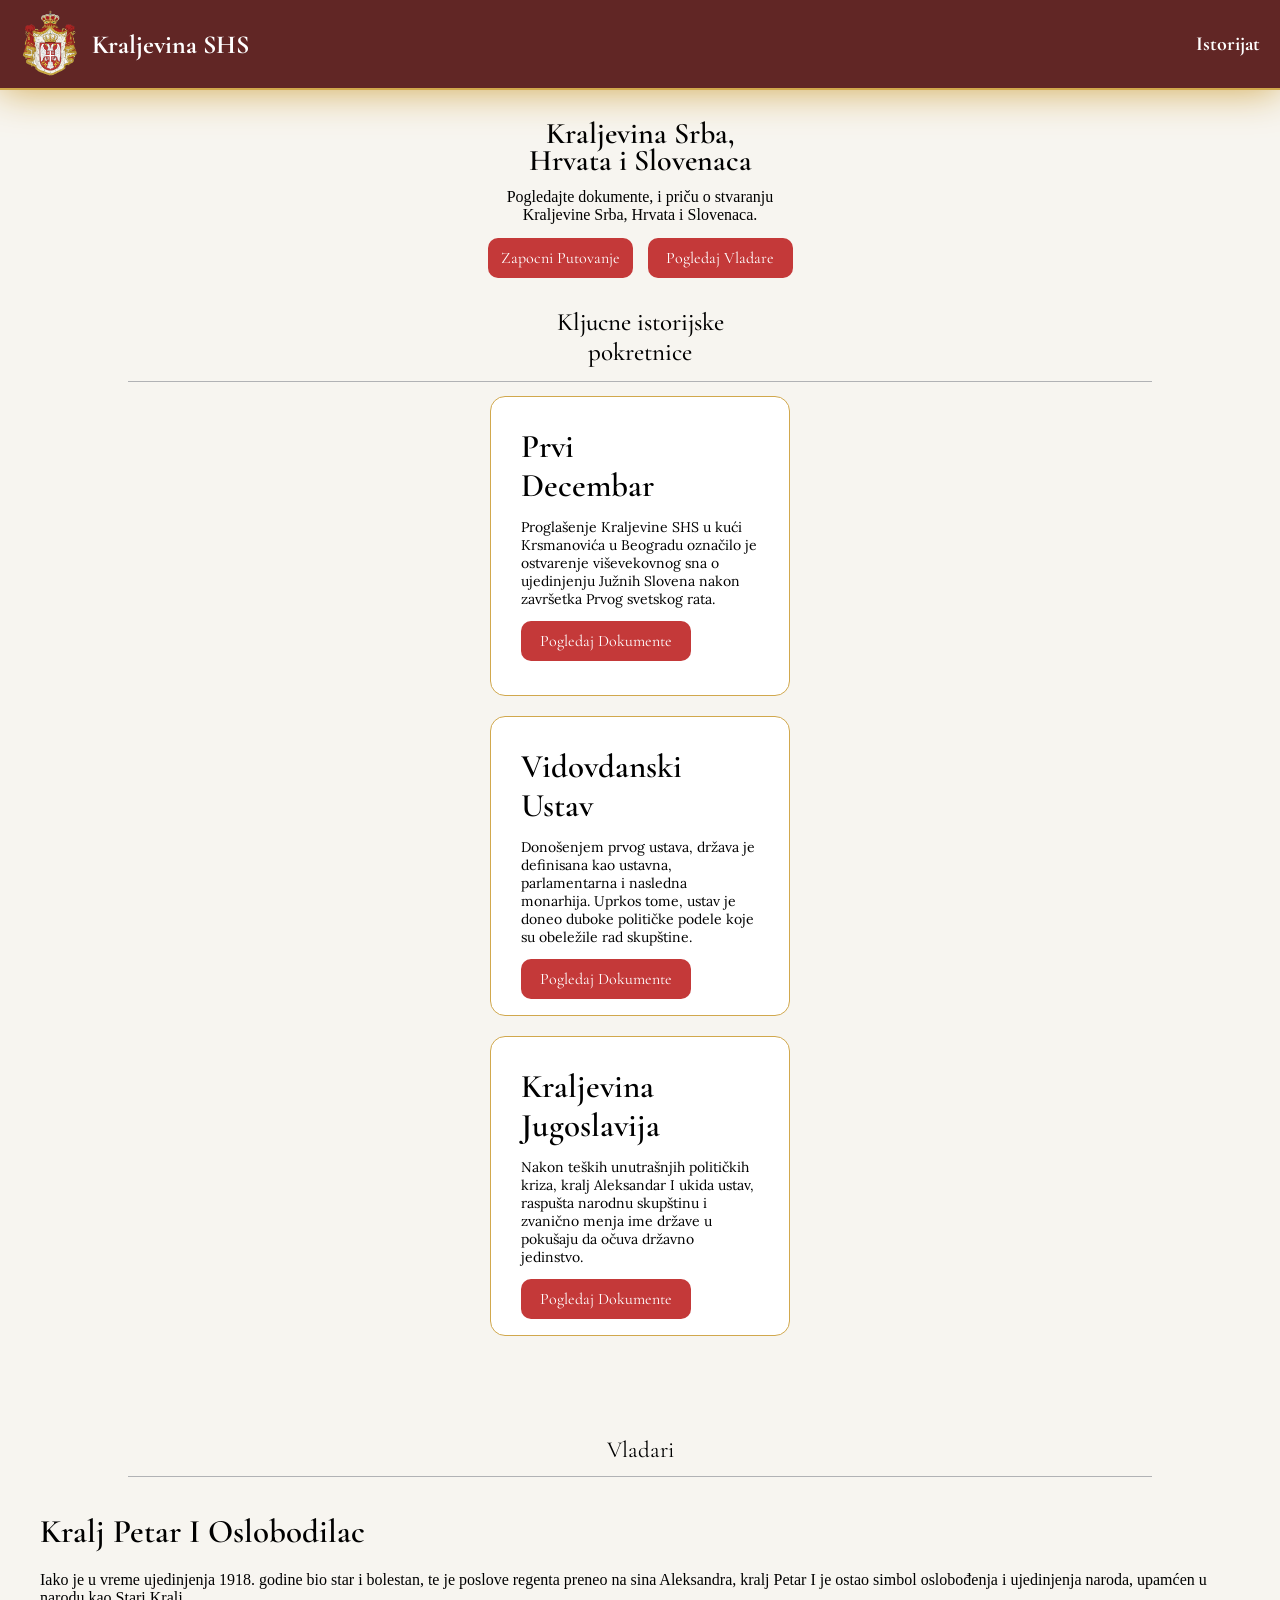
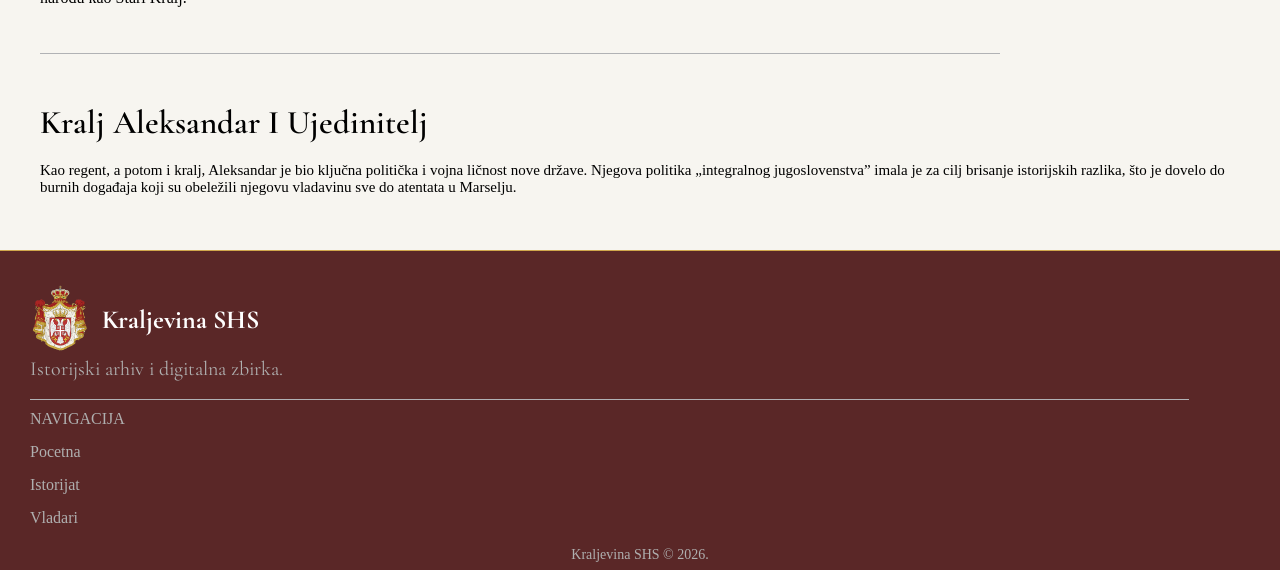
<file: index.html>
<html lang="en">

<head>
    <meta charset="UTF-8">
    <meta name="viewport" content="width=device-width, initial-scale=1.0">
    <title>Kraljevina SHS</title>
    <link rel="stylesheet" href="style.css">

    <link rel="preconnect" href="https://fonts.googleapis.com">
    <link rel="preconnect" href="https://fonts.gstatic.com" crossorigin>
    <link
        href="https://fonts.googleapis.com/css2?family=Cormorant+Garamond:ital,wght@0,300..700;1,300..700&display=swap"
        rel="stylesheet">


    <link rel="preconnect" href="https://fonts.googleapis.com">
    <link rel="preconnect" href="https://fonts.gstatic.com" crossorigin>
    <link href="https://fonts.googleapis.com/css2?family=Lora:ital,wght@0,400..700;1,400..700&display=swap"
        rel="stylesheet">

</head>

<body>

    <div class="navbar">
        <div class="logo">
            <img class="kshslogo" src="pics/KSHS4.png" alt="">
            <a href="#">

                <p class="logotxt">Kraljevina SHS</p>
            </a>
        </div>

        <a href="istorijat.html">
            <p class="ist">Istorijat</p>

        </a>

    </div>

    <div class="all">

        <div class="hero">
            <p class="tit">

                Kraljevina Srba, <br> Hrvata i Slovenaca
            </p>
            <p class="subtxt">Pogledajte dokumente, i priču o stvaranju <br> Kraljevine Srba, Hrvata i Slovenaca.</p>

            <div class="btnw">
                <a href="zapocni.html">

                    <button class="btnp">Zapocni Putovanje</button>
                </a>
                <a href="#sekcija-vladari">
                    <button class="btnv">Pogledaj Vladare</button>

                </a>
            </div>



            <p class="subtit">
                Kljucne istorijske <br> pokretnice
            </p>
            <!-- <div class="line"></div> -->
            <hr>

            <div class="middle">
                <div class="boxw">
                    <div class="box1">
                        <p class="boxtit">Prvi <br> Decembar</p>
                        <p class="boxsubtxt">Proglašenje Kraljevine SHS u kući Krsmanovića u Beogradu označilo je
                            ostvarenje viševekovnog sna o ujedinjenju Južnih Slovena nakon završetka Prvog svetskog
                            rata.</p>
                            <a href="prvidec.html">

                                <button class="btnbox1">Pogledaj Dokumente</button>
                            </a>

                    </div>
                    <div class="box2">
                        <p class="boxtit2">Vidovdanski Ustav</p>
                        <p class="boxsubtxt2">Donošenjem prvog ustava, država je definisana kao ustavna, parlamentarna i nasledna monarhija. Uprkos tome, ustav je doneo duboke političke podele koje su obeležile rad skupštine.</p>
                        <a href="vidustav.html">
                            <button class="btnbox2">Pogledaj Dokumente</button>

                        </a>

                    </div>
                    <div class="box3">
                            <p class="boxtit3">Kraljevina Jugoslavija</p>
                        <p class="boxsubtxt3">Nakon teških unutrašnjih političkih kriza, kralj Aleksandar I ukida ustav, raspušta narodnu skupštinu i zvanično menja ime države u pokušaju da očuva državno jedinstvo.</p>
                        <a href="kjug.html">

                            <button class="btnbox3">Pogledaj Dokumente</button>
                        </a>
                        
                    </div>
                </div>
            </div>

        </div>

        <div class="naslovw" id="sekcija-vladari">

            <a href="vladari">

                <p class="vtit">Vladari</p>
            </a>


        <hr class="hrvladari">
        </div>

        <div class="vladari">
            
            <div class="vladariw">
            
                <p class="vltit">Kralj Petar I Oslobodilac</p>
                <p class="vlsubtxt">Iako je u vreme ujedinjenja 1918. godine bio star i bolestan, te je poslove regenta preneo na sina Aleksandra, kralj Petar I je ostao simbol oslobođenja i ujedinjenja naroda, upamćen u narodu kao Stari Kralj.</p>
            </div>
            <br>

            <hr>

               <div class="vladariw">
            
                <p class="vltit">Kralj Aleksandar I Ujedinitelj</p>
                <p style="font-size: 15px;" class="vlsubtxt">Kao regent, a potom i kralj, Aleksandar je bio ključna politička i vojna ličnost nove države. Njegova politika „integralnog jugoslovenstva” imala je za cilj brisanje istorijskih razlika, što je dovelo do burnih događaja koji su obeležili njegovu vladavinu sve do atentata u Marselju.</p>
            </div>
        </div>


    </div> <br><br><br>


    <footer class="footerb">

              <div class="flogo">
            <img class="kshslogo" src="pics/KSHS4.png" alt="">
            <a href="#">
                <p class="logotxt">Kraljevina SHS</p>

            </a>
        </div>

        <p class="desc">Istorijski arhiv i digitalna zbirka.</p>
        <br>
        <hr style="width: 95%;">

        <div class="links">
            
            <p class="nav">NAVIGACIJA</p>
            <a href="#">
                <p class="nav">Pocetna</p>

            </a>
            
            <a href="istorijat.html">
                
                <p class="nav">Istorijat</p>
            </a>

            <a href="#sekcija-vladari">

                <p class="nav3">Vladari</p>
            </a>

        </div>
        <div class="copyw" style="display: flex;
    justify-content: center;
    align-items: center;">

            <p class="copy" style="    font-size: 14px;
    color: var(--subtxtfootercolor);">Kraljevina SHS © 2026.</p>
        </div>





    </footer>


</body>

</html>
</file>
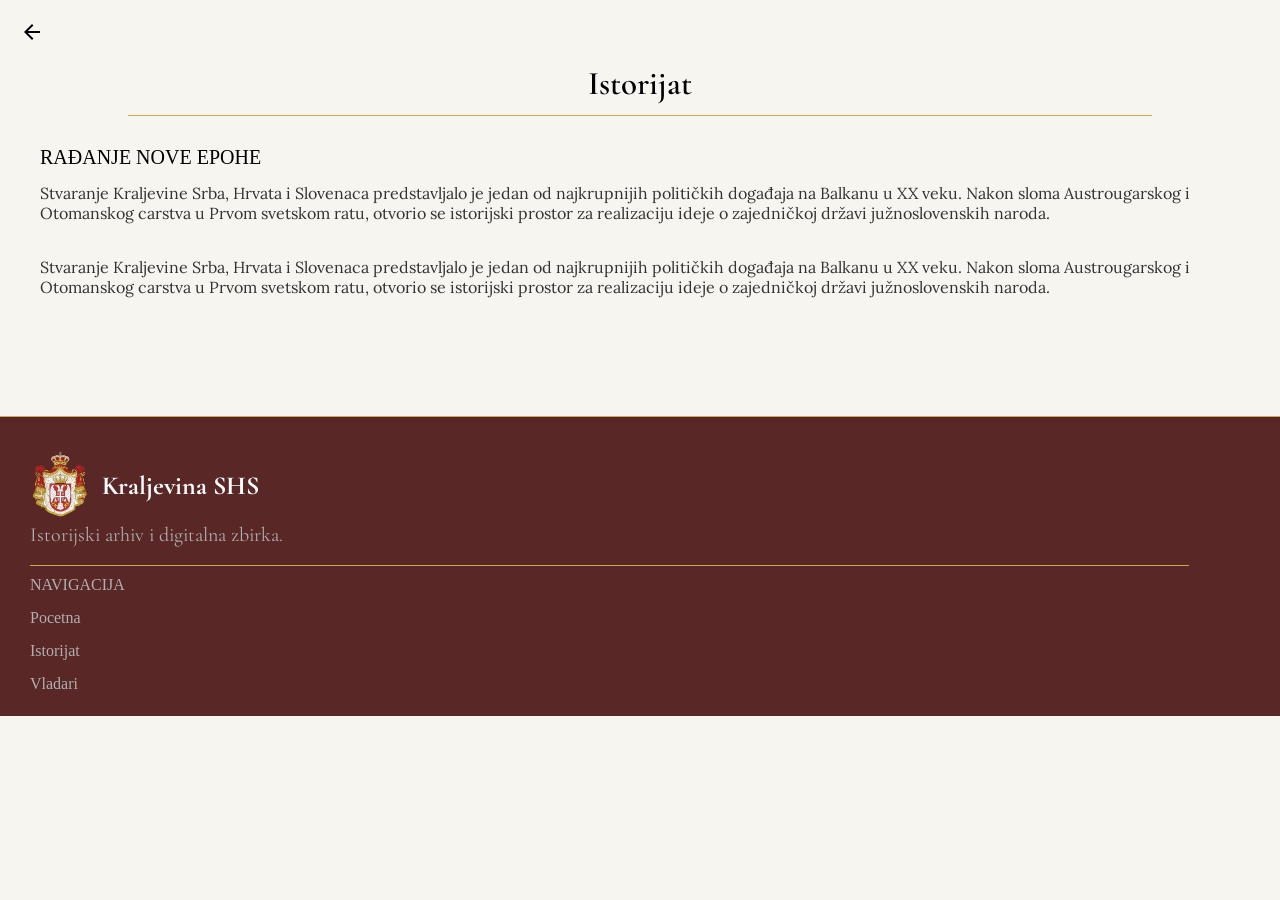
<file: istorijat.html>
<html lang="en">
<head>
    <meta charset="UTF-8">
    <meta name="viewport" content="width=device-width, initial-scale=1.0">
    <title>Prvi Decembar</title>
    <link rel="stylesheet" href="istorijat.css">

        <link rel="preconnect" href="https://fonts.googleapis.com">
    <link rel="preconnect" href="https://fonts.gstatic.com" crossorigin>
    <link
        href="https://fonts.googleapis.com/css2?family=Cormorant+Garamond:ital,wght@0,300..700;1,300..700&display=swap"
        rel="stylesheet">


    <link rel="preconnect" href="https://fonts.googleapis.com">
    <link rel="preconnect" href="https://fonts.gstatic.com" crossorigin>
    <link href="https://fonts.googleapis.com/css2?family=Lora:ital,wght@0,400..700;1,400..700&display=swap"
        rel="stylesheet">

</head>
<body>


        <div class="navbar">
        <div class="arrw">
            <a href="index.html">

                <img class="arr" src="pics/backarrow.svg" alt="">
            </a>
            
        </div>
        
    </div>

    <div class="naslovw">
    <p class="tit">Istorijat</p>
    <hr>
    </div>

    <div class="all">
        <div class="hero">

            <p class="tith">RAĐANJE NOVE EPOHE</p>
            <p class="subtxt">
                Stvaranje Kraljevine Srba, Hrvata i Slovenaca predstavljalo je jedan od najkrupnijih političkih događaja na Balkanu u XX veku. Nakon sloma Austrougarskog i Otomanskog carstva u Prvom svetskom ratu, otvorio se istorijski prostor za realizaciju ideje o zajedničkoj državi južnoslovenskih naroda.
            </p>

                <p class="subtxt2">
                    Stvaranje Kraljevine Srba, Hrvata i Slovenaca predstavljalo je jedan od najkrupnijih političkih događaja na Balkanu u XX veku. Nakon sloma Austrougarskog i Otomanskog carstva u Prvom svetskom ratu, otvorio se istorijski prostor za realizaciju ideje o zajedničkoj državi južnoslovenskih naroda.
                </p>
                

        </div>

    
    </div>





      <footer class="footerb">

              <div class="flogo">
            <img class="kshslogo" src="pics/KSHS4.png" alt="">
            <p class="logotxt">Kraljevina SHS</p>
        </div>

        <p class="desc">Istorijski arhiv i digitalna zbirka.</p>
        <br>
        <hr style="width: 95%;">

        <div class="links">
            
            <p class="nav">NAVIGACIJA</p>
            <a href="#">
                <p class="nav">Pocetna</p>

            </a>

            <a href="#">
                <p class="nav">Istorijat</p>

            </a>

            <a href="index.html">

                <p class="nav">Vladari</p>
            </a>

        </div>




    </footer>
    
</body>
</html>
</file>
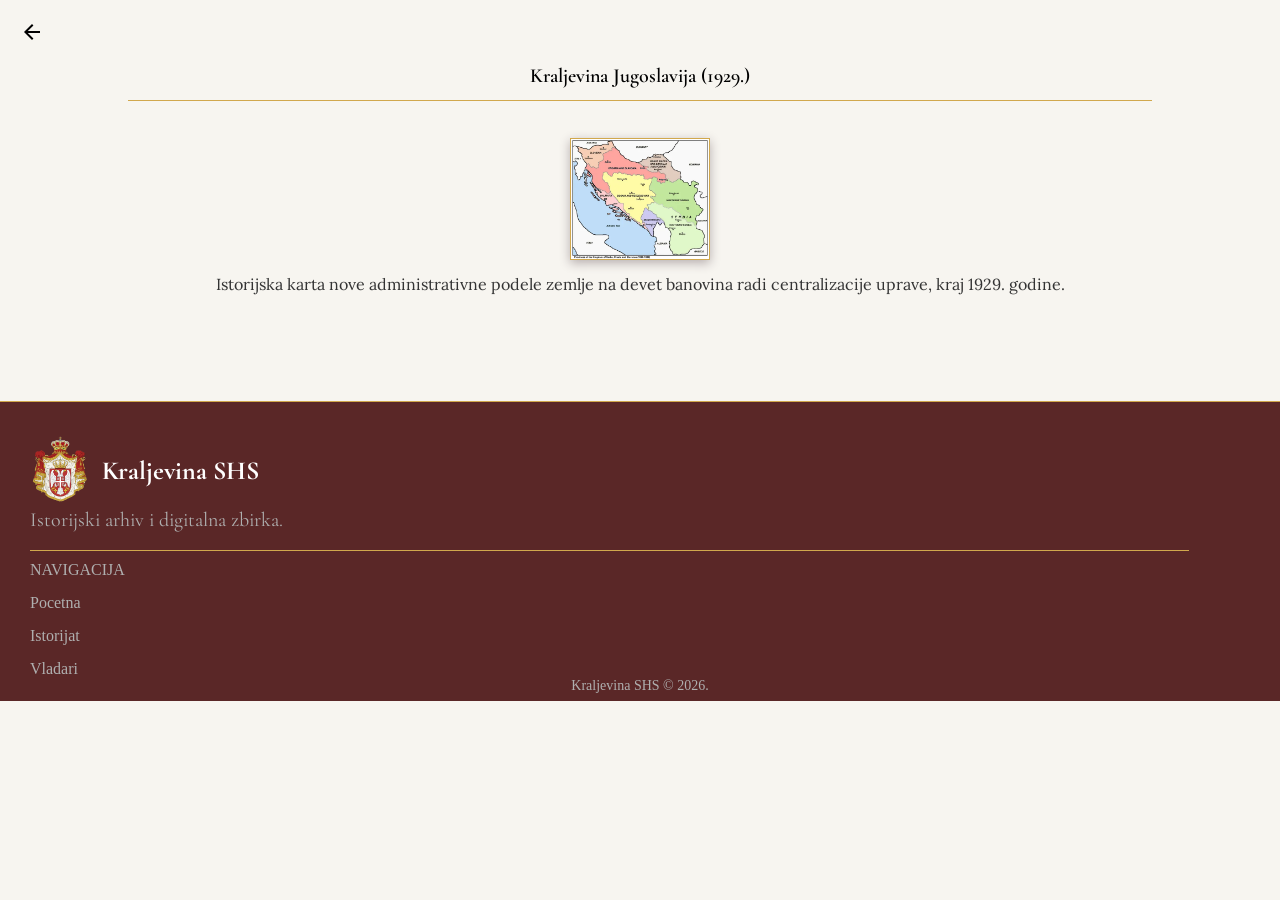
<file: kjug.html>
<html lang="en">
<head>
    <meta charset="UTF-8">
    <meta name="viewport" content="width=device-width, initial-scale=1.0">
    <title>Vidovdanski Ustav</title>
    <link rel="stylesheet" href="vidustav.css">



        <link rel="preconnect" href="https://fonts.googleapis.com">
    <link rel="preconnect" href="https://fonts.gstatic.com" crossorigin>
    <link
        href="https://fonts.googleapis.com/css2?family=Cormorant+Garamond:ital,wght@0,300..700;1,300..700&display=swap"
        rel="stylesheet">


    <link rel="preconnect" href="https://fonts.googleapis.com">
    <link rel="preconnect" href="https://fonts.gstatic.com" crossorigin>
    <link href="https://fonts.googleapis.com/css2?family=Lora:ital,wght@0,400..700;1,400..700&display=swap"
        rel="stylesheet">

</head>
<body>


        <div class="navbar">
        <div class="arrw">
            <a href="index.html">

                <img class="arr" src="pics/backarrow.svg" alt="">
            </a>
            
        </div>
        
    </div>

    <div class="naslovw">
    <p class="tit">Kraljevina Jugoslavija (1929.)</p>
    <hr>
    </div>

    <div class="all">
        <div class="hero">
            <img src="pics/Kraljevina Jugoslavija.webp" alt="" class="documenttwo">

            <p class="subtxt">
                Istorijska karta nove administrativne podele zemlje na devet banovina radi centralizacije uprave, kraj 1929. godine.
            </p>

            

        </div>

    
    </div>





      <footer class="footerb">

              <div class="flogo">
            <img class="kshslogo" src="pics/KSHS4.png" alt="">
            <p class="logotxt">Kraljevina SHS</p>
        </div>

        <p class="desc">Istorijski arhiv i digitalna zbirka.</p>
        <br>
        <hr style="width: 95%;">

        <div class="links">
            
            <p class="nav">NAVIGACIJA</p>
            <a href="#">
                <p class="nav">Pocetna</p>

            </a>
               <a href="istorijat.html">
                
                <p class="nav">Istorijat</p>
            </a>
            <a href="index.html">

                <p class="nav">Vladari</p>
            </a>

        </div>


        <div class="copyw" style="display: flex;
    justify-content: center;
    align-items: center;">

            <p class="copy" style="    font-size: 14px;
    color: var(--subtxtfootercolor);">Kraljevina SHS © 2026.</p>
        </div>

    </footer>
    
</body>
</html>
</file>
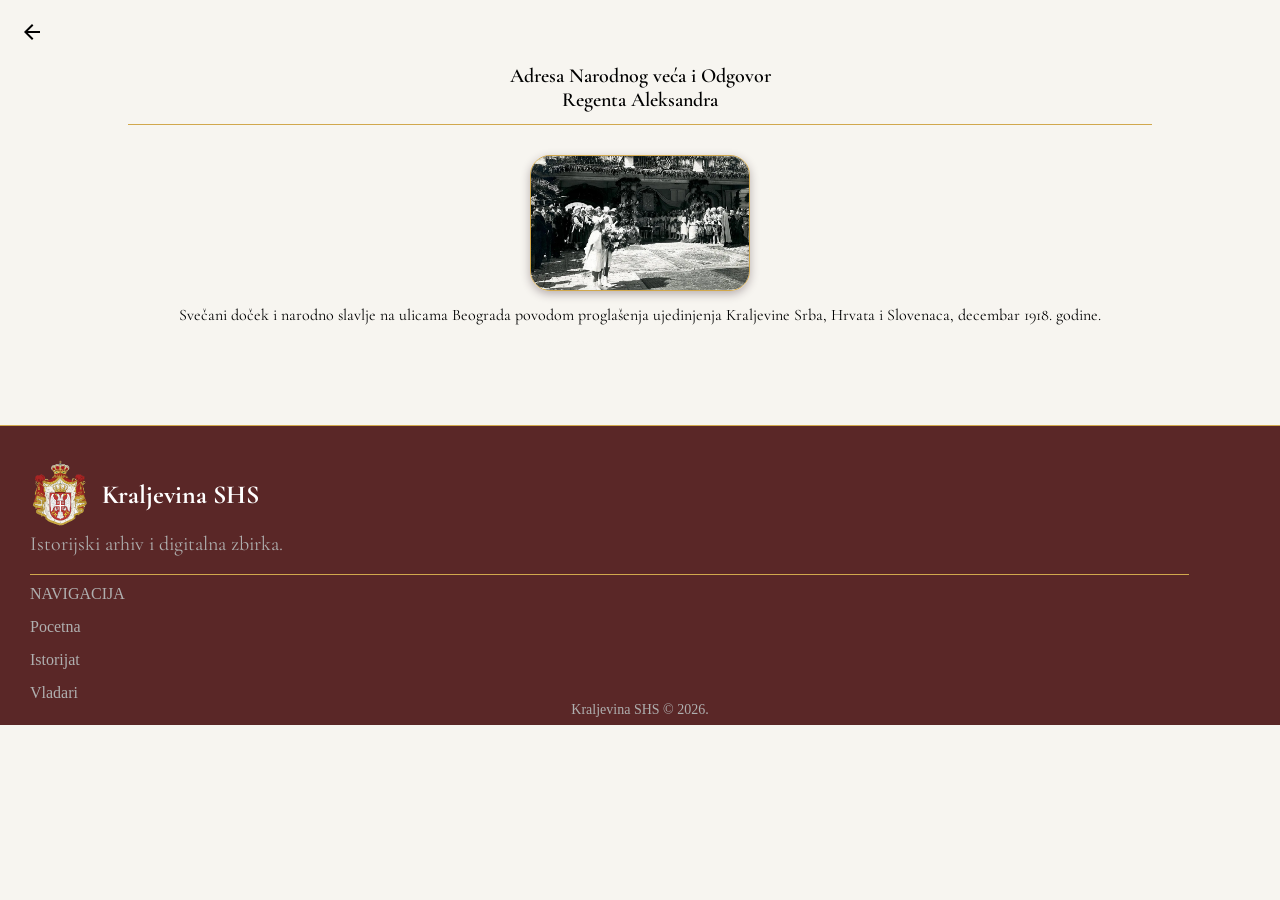
<file: prvidec.html>
<html lang="en">
<head>
    <meta charset="UTF-8">
    <meta name="viewport" content="width=device-width, initial-scale=1.0">
    <title>Prvi Decembar</title>
    <link rel="stylesheet" href="prvidec.css">

        <link rel="preconnect" href="https://fonts.googleapis.com">
    <link rel="preconnect" href="https://fonts.gstatic.com" crossorigin>
    <link
        href="https://fonts.googleapis.com/css2?family=Cormorant+Garamond:ital,wght@0,300..700;1,300..700&display=swap"
        rel="stylesheet">


    <link rel="preconnect" href="https://fonts.googleapis.com">
    <link rel="preconnect" href="https://fonts.gstatic.com" crossorigin>
    <link href="https://fonts.googleapis.com/css2?family=Lora:ital,wght@0,400..700;1,400..700&display=swap"
        rel="stylesheet">

</head>
<body>


        <div class="navbar">
        <div class="arrw">
            <a href="index.html">

                <img class="arr" src="pics/backarrow.svg" alt="">
            </a>
            
        </div>
        
    </div>

    <div class="naslovw">
    <p class="tit">Adresa Narodnog veća i Odgovor <br> Regenta Aleksandra</p>
    <hr>
    </div>

    <div class="all">
        <div class="hero">
            <img class="dokumentone" src="pics/dokument1.webp" alt="">
            <p class="subtxt">Svečani doček i narodno slavlje na ulicama Beograda povodom proglašenja ujedinjenja Kraljevine Srba, Hrvata i Slovenaca, decembar 1918. godine.</p>
        </div>
    </div>





      <footer class="footerb">

              <div class="flogo">
            <img class="kshslogo" src="pics/KSHS4.png" alt="">
            <p class="logotxt">Kraljevina SHS</p>
        </div>

        <p class="desc">Istorijski arhiv i digitalna zbirka.</p>
        <br>
        <hr style="width: 95%;">

        <div class="links">
            
            <p class="nav">NAVIGACIJA</p>
            <a href="#">
                <p class="nav">Pocetna</p>

            </a>
           <a href="istorijat.html">
                
                <p class="nav">Istorijat</p>
            </a>
            <a href="index.html">

                <p class="nav">Vladari</p>
            </a>

        </div>

                <div class="copyw" style="display: flex;
    justify-content: center;
    align-items: center;">

            <p class="copy" style="    font-size: 14px;
    color: var(--subtxtfootercolor);">Kraljevina SHS © 2026.</p>
        </div>




    </footer>
    
</body>
</html>
</file>
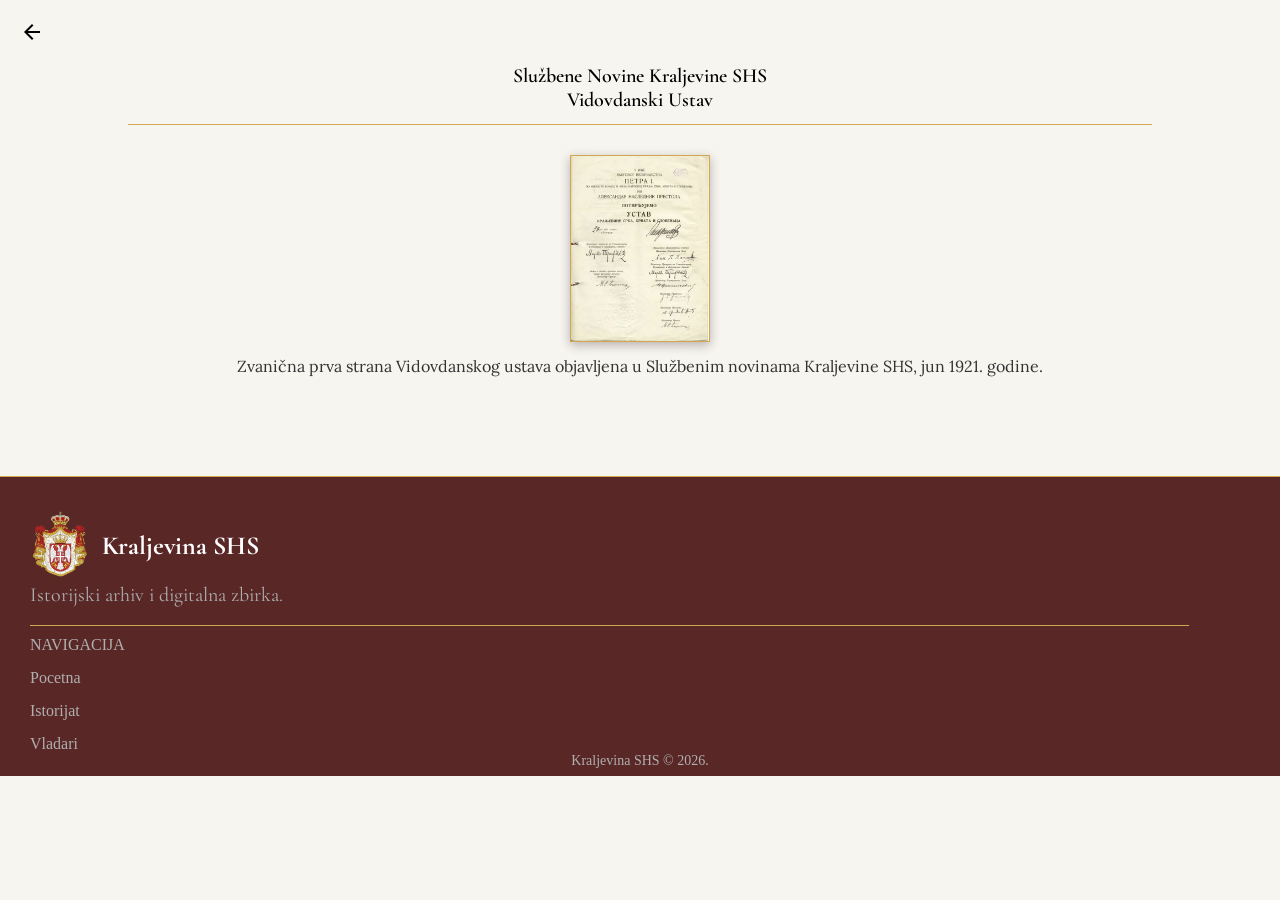
<file: vidustav.html>
<html lang="en">
<head>
    <meta charset="UTF-8">
    <meta name="viewport" content="width=device-width, initial-scale=1.0">
    <title>Vidovdanski Ustav</title>
    <link rel="stylesheet" href="vidustav.css">



        <link rel="preconnect" href="https://fonts.googleapis.com">
    <link rel="preconnect" href="https://fonts.gstatic.com" crossorigin>
    <link
        href="https://fonts.googleapis.com/css2?family=Cormorant+Garamond:ital,wght@0,300..700;1,300..700&display=swap"
        rel="stylesheet">


    <link rel="preconnect" href="https://fonts.googleapis.com">
    <link rel="preconnect" href="https://fonts.gstatic.com" crossorigin>
    <link href="https://fonts.googleapis.com/css2?family=Lora:ital,wght@0,400..700;1,400..700&display=swap"
        rel="stylesheet">

</head>
<body>


        <div class="navbar">
        <div class="arrw">
            <a href="index.html">

                <img class="arr" src="pics/backarrow.svg" alt="">
            </a>
            
        </div>
        
    </div>

    <div class="naslovw">
    <p class="tit">Službene Novine Kraljevine SHS <br> Vidovdanski Ustav</p>
    <hr>
    </div>

    <div class="all">
        <div class="hero">
            <img src="pics/Vidovdanski ustav.webp" alt="" class="documenttwo">

            <p class="subtxt">
                Zvanična prva strana Vidovdanskog ustava objavljena u Službenim novinama Kraljevine SHS, jun 1921. godine.
            </p>

            

        </div>

    
    </div>





      <footer class="footerb">

              <div class="flogo">
            <img class="kshslogo" src="pics/KSHS4.png" alt="">
            <p class="logotxt">Kraljevina SHS</p>
        </div>

        <p class="desc">Istorijski arhiv i digitalna zbirka.</p>
        <br>
        <hr style="width: 95%;">

        <div class="links">
            
            <p class="nav">NAVIGACIJA</p>
            <a href="#">
                <p class="nav">Pocetna</p>

            </a>
             <a href="istorijat.html">
                
                <p class="nav">Istorijat</p>
            </a>
            <a href="index.html">

                <p class="nav">Vladari</p>
            </a>

        </div>


        <div class="copyw" style="display: flex;
    justify-content: center;
    align-items: center;">

            <p class="copy" style="    font-size: 14px;
    color: var(--subtxtfootercolor);">Kraljevina SHS © 2026.</p>
        </div>

    </footer>
    
</body>
</html>
</file>
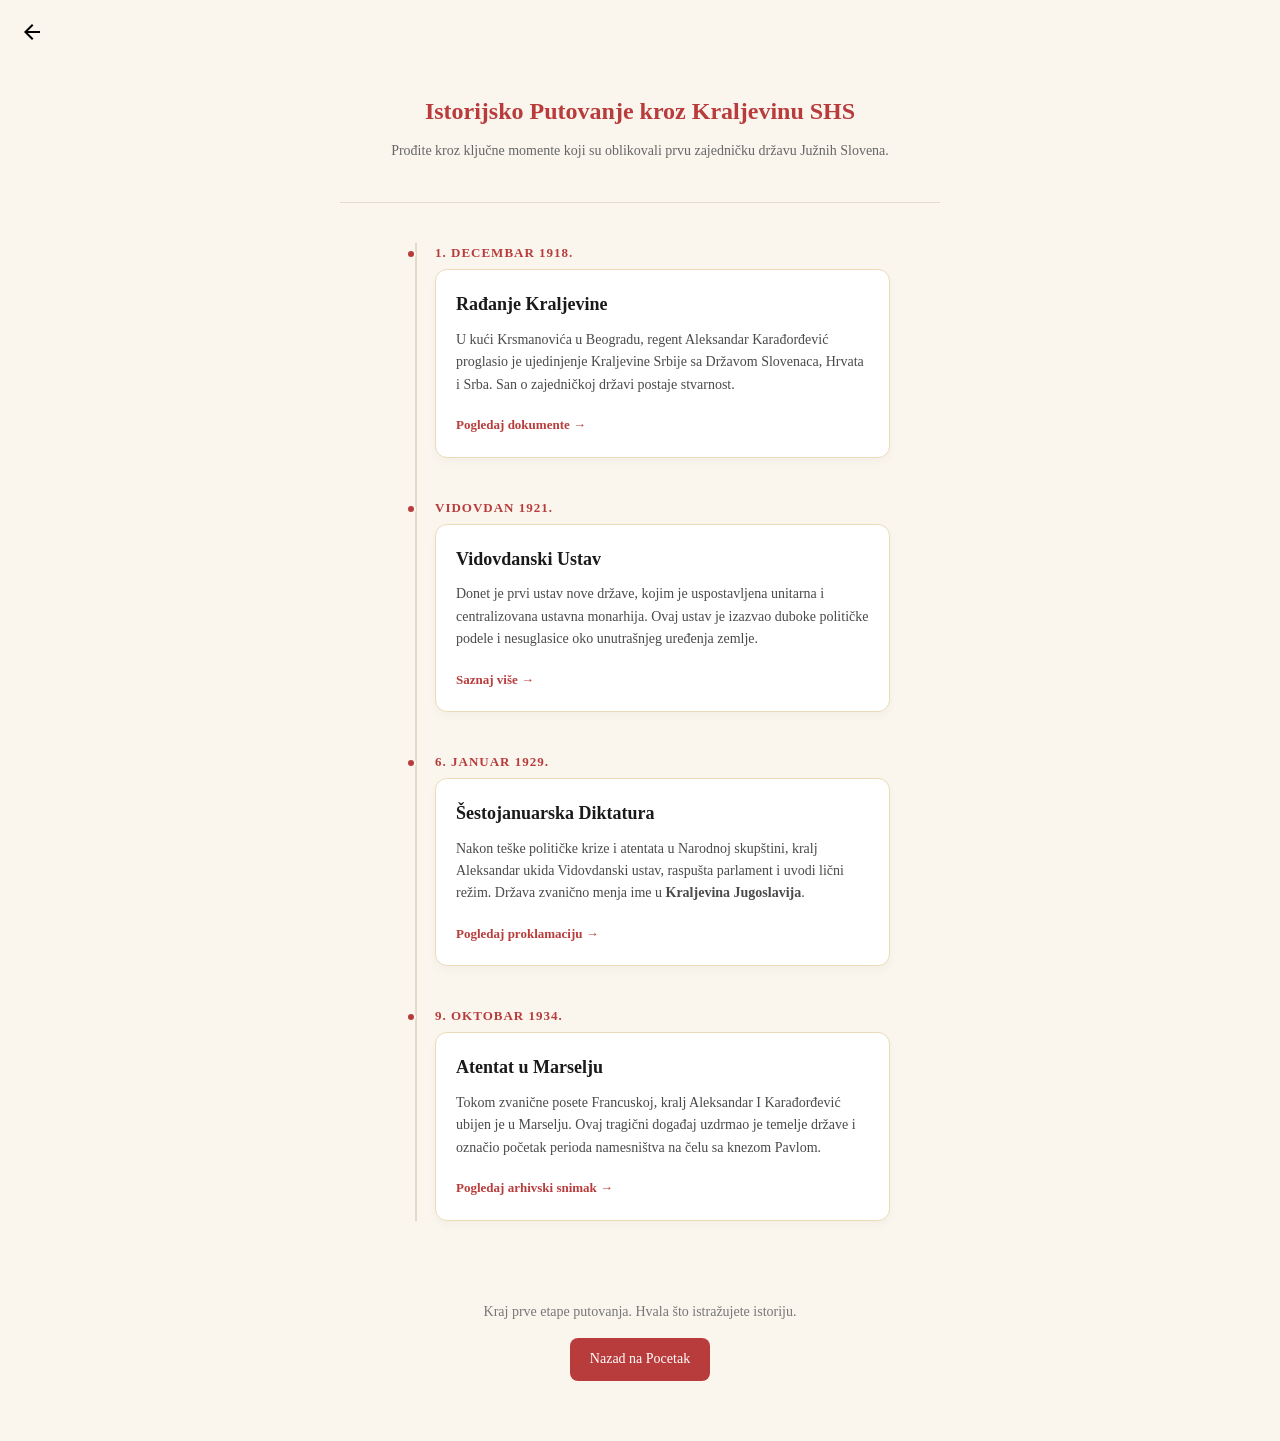
<file: zapocni.html>
<!DOCTYPE html>
<html lang="sr">
<head>
    <meta charset="UTF-8">
    <meta name="viewport" content="width=device-width, initial-scale=1.0">
    <title>Kraljevina SHS - Istorijsko Putovanje</title>
    <link rel="stylesheet" href="zapocni.css">
</head>
<body>

    <div class="navbar">
        <div class="arrw">
            <a href="index.html">

                <img class="arr" src="pics/backarrow.svg" alt="">
            </a>
            
        </div>
        
    </div>

    <header class="putovanje-header">
        <h1>Istorijsko Putovanje kroz Kraljevinu SHS</h1>
        <p>Prođite kroz ključne momente koji su oblikovali prvu zajedničku državu Južnih Slovena.</p>
    </header>

    <main class="timeline-container">
        <div class="timeline-line"></div>

        <div class="timeline-item">
            <div class="timeline-dot"></div>
            <div class="timeline-date">1. Decembar 1918.</div>
            <div class="timeline-content">
                <h2>Rađanje Kraljevine</h2>
                <p>U kući Krsmanovića u Beogradu, regent Aleksandar Karađorđević proglasio je ujedinjenje Kraljevine Srbije sa Državom Slovenaca, Hrvata i Srba. San o zajedničkoj državi postaje stvarnost.</p>
                <a href="#" class="procitaj-vise">Pogledaj dokumente →</a>
            </div>
        </div>

        <div class="timeline-item">
            <div class="timeline-dot"></div>
            <div class="timeline-date">Vidovdan 1921.</div>
            <div class="timeline-content">
                <h2>Vidovdanski Ustav</h2>
                <p>Donet je prvi ustav nove države, kojim je uspostavljena unitarna i centralizovana ustavna monarhija. Ovaj ustav je izazvao duboke političke podele i nesuglasice oko unutrašnjeg uređenja zemlje.</p>
                <a href="#" class="procitaj-vise">Saznaj više →</a>
            </div>
        </div>

        <div class="timeline-item">
            <div class="timeline-dot"></div>
            <div class="timeline-date">6. Januar 1929.</div>
            <div class="timeline-content">
                <h2>Šestojanuarska Diktatura</h2>
                <p>Nakon teške političke krize i atentata u Narodnoj skupštini, kralj Aleksandar ukida Vidovdanski ustav, raspušta parlament i uvodi lični režim. Država zvanično menja ime u <strong>Kraljevina Jugoslavija</strong>.</p>
                <a href="#" class="procitaj-vise">Pogledaj proklamaciju →</a>
            </div>
        </div>

        <div class="timeline-item">
            <div class="timeline-dot"></div>
            <div class="timeline-date">9. Oktobar 1934.</div>
            <div class="timeline-content">
                <h2>Atentat u Marselju</h2>
                <p>Tokom zvanične posete Francuskoj, kralj Aleksandar I Karađorđević ubijen je u Marselju. Ovaj tragični događaj uzdrmao je temelje države i označio početak perioda namesništva na čelu sa knezom Pavlom.</p>
                <a href="#" class="procitaj-vise">Pogledaj arhivski snimak →</a>
            </div>
        </div>
    </main>

 

   <footer class="putovanje-footer">
        <p>Kraj prve etape putovanja. Hvala što istražujete istoriju.</p>
        <a href="index.html" class="btn-home">Nazad na Pocetak</a>
    </footer>
    
</body>
</html>
</file>
<file: style.css>
*{
    margin: 0;
    padding: 0;
    box-sizing: border-box;
    -webkit-tap-highlight-color: transparent;
}

html{
    scroll-behavior: smooth;
}

body{
    min-height: 100vh;
    background-color: #f7f5f0;
}


:root {
    --garamond: "Cormorant Garamond", serif;
    --crvenadugmad: #c43939;
    --btnactive: #ba1c1c;
    --linecolor: #B1B2B5;
    --subtxtfont: 'Lora', serif;
    --subtxtfootercolor: #afafaf;
    --zlatna: #d1a84d;

}

a{
    font-style: none;
    text-decoration: none;
    color: inherit;
}



.navbar{
    padding: 20px;
    width: 100%;
    height: 90px;
    /* background-color: #1b1919; */
    background-color: #460000d8;
    /* background-color: #820e0ed5; */

    border-bottom: 2px solid #d1a84d;

    display: flex;
    justify-content: space-between;
    align-items: center;
    box-shadow: 0 0 40px #d1a84d;

    -webkit-backdrop-filter: blur(24px);
    backdrop-filter: blur(24px);

    position: fixed;
    top: 0;
    right: 0;
    left: 0;

}

.logo{
    display: flex;
    justify-content: center;
    align-items: center;

    gap: 12px;
}

.kshslogo{
    width: 60px;

}

.logotxt{
    font-size: 26px;
    font-family: "Cormorant Garamond", serif;
    font-weight: 700;
    color: #ffff;

}

.ist{
    font-family: var(--garamond);
    color: #ffff;
    font-weight: 700;
    font-size: 20px;
}

.hero{
    margin-top: 120px;
    min-height: 30vh;
    display: flex;
    justify-content: center;
    align-items: center;
    flex-direction: column;
    gap: 14px;

}

.tit{
    font-size: 30px;
    font-family: var(--garamond);

    text-align: center;
    /* max-width: 180px;
    word-break: break-all; */
    font-weight: 600;

    line-height: 27px;
}

.subtxt{
    text-align: center;

}

.btnw{
    display: flex;
    justify-content: center;
    align-items: center;

    gap: 15px;
    margin-bottom: 15px;
}

.btnp{
    width: 145px;
    height: 40px;
    border-radius: 10px;
    border: none;
    background-color: var(--crvenadugmad);
    color: #ffff;
    font-family: var(--garamond);
    font-size: 16px;

    transition: all 0.2s ease;
}

.btnp:active{
    background-color: var(--btnactive);
}

.btnv{
    width: 145px;
    height: 40px;
    border-radius: 10px;
    border: none;
    background-color: var(--crvenadugmad);
    color: #ffff;
    font-family: var(--garamond);
    font-size: 16px;

    transition: all 0.2s ease;

}

.btnv:active{
    background-color: var(--btnactive);
}

.subtit{
    text-align: center;
    font-family: var(--garamond);
    font-size: 25px;
    font-weight: 500;
}

.line{
    width: 305px;
    height: 1px;
    background-color: var(--linecolor);
}

hr{
    width: 80%;
    height: 1px;
    border: none;
    background-color: var(--linecolor);
}

.middle{
    display: flex;
    flex-direction: column;
    justify-content: center;
    align-items: center;

    gap: 20px;

}

.boxw{
    display: flex;
    flex-direction: column;
    justify-content: center;
    align-items: center;

    gap: 20px;
    
}

.box1{
    display: flex;
    flex-direction: column;
    padding: 30px;
    /* ili 20px - odluci posle */
    width: 300px;
    height: 300px;
    background-color: #ffff;
    border-radius: 15px;
    gap: 13px;
}

.boxsubtxt{
    font-family: var(--subtxtfont);
}

.boxtit{
    font-family: var(--garamond);
    font-weight: 600;
    font-size: 33px;
}

.boxsubtxt{
    font-size: 14px;
    font-family: var(--subtxtfont);
}

.btnbox1{
    width: 170px;
    height: 40px;
    border-radius: 10px;
    border: none;
    background-color: var(--crvenadugmad);
    color: #ffff;
    font-family: var(--garamond);
    font-size: 16px;
}

.box2{
    display: flex;
    flex-direction: column;
    padding: 30px;
    /* ili 20px - odluci posle */
    width: 300px;
    height: 300px;
    background-color: #ffff;
    border-radius: 15px;
    gap: 13px;
}



.boxtit2{
    font-family: var(--garamond);
    font-weight: 600;
    font-size: 33px;
}

.boxsubtxt2{
    font-size: 14px;
    font-family: var(--subtxtfont);
}

.btnbox2{
    width: 170px;
    height: 40px;
    border-radius: 10px;
    border: none;
    background-color: var(--crvenadugmad);
    color: #ffff;
    font-family: var(--garamond);
    font-size: 16px;
    flex-shrink: 0;

}

.box3{
    display: flex;
    flex-direction: column;
    padding: 30px;
    /* ili 20px - odluci posle */
    width: 300px;
    height: 300px;
    background-color: #ffff;
    border-radius: 15px;
    gap: 13px;
}

.box1, .box2, .box3{
    border: 1px solid var(--zlatna);
}

.btnbox1, .btnbox2, .btnbox3{
    transition: all 0.2s ease;
}

.btnbox1:active, .btnbox2:active, .btnbox3:active{
    background-color: var(--btnactive);
}


.boxtit3{
    font-family: var(--garamond);
    font-weight: 600;
    font-size: 33px;
}

.boxsubtxt3{
    font-size: 14px;
    font-family: var(--subtxtfont);
}

.btnbox3{
    width: 170px;
    height: 40px;
    border-radius: 10px;
    border: none;
    background-color: var(--crvenadugmad);
    color: #ffff;
    font-family: var(--garamond);
    font-size: 16px;
    flex-shrink: 0;

}

.naslovw{
    padding-top: 100px;
    display: flex;
    flex-direction: column;
    justify-content: center;
    align-items: center;
    gap: 12px;
}

.vtit{
    font-size: 23px;
    font-family: var(--garamond);
}


.vladari{
    padding: 0 40px;
    min-height: 20vh;
    display: flex;
    flex-direction: column;
    gap: 14px;

}

.vltit{
    font-size: 33px;
    font-family: var(--garamond);
    font-weight: 600;
}

.hrvladari{
    width: 80%;
    height: 1px;
    border: none;
    background-color: var(--linecolor);
}

.vladariw{
    margin-top: 35px;
    display: flex;
    flex-direction: column;
    text-align: left;
    gap: 20px;
}

.footerb{
    border-top: 1px solid var(--zlatna);
    padding: 30px;
    width: 100%;
    height: 320px;
    background-color: #3f0404d9;


}

.flogo{
    display: flex;
    justify-content: left;
    align-items: center;

    gap: 12px;
}

.desc{
    font-family: var(--garamond);
    color: var(--subtxtfootercolor);
    font-size: 20px;
}

.links{
    margin-top: 10px;
    display: flex;
    flex-direction: column;
    gap: 15px;
    color: var(--subtxtfootercolor);

}

.nav3{
    margin-bottom: 20px;
}

.copyw{
    display: flex;
    justify-content: center;
    align-items: center;
}

.copy{
    font-size: 14px;
    color: var(--subtxtfootercolor);
}
</file>
<file: istorijat.css>
*{
    margin: 0;
    padding: 0;
    box-sizing: border-box;
    -webkit-tap-highlight-color: transparent;
}

html{
    scroll-behavior: smooth;
}

body{
    min-height: 100vh;
    background-color: #f7f5f0;
}


:root {
    --garamond: "Cormorant Garamond", serif;
    --crvenadugmad: #c43939;
    --btnactive: #ba1c1c;
    --linecolor: #B1B2B5;
    --subtxtfont: 'Lora', serif;
    --subtxtfootercolor: #afafaf;
    --zlatna: #d1a84d;
    --subtxtcolor: #333333;
}

a{
    font-style: none;
    text-decoration: none;
    color: inherit;
}

.navbar{
  
    /* background-color: #1b1919; */
    /* background-color: #460000d8; */
    /* background-color: #820e0ed5; */


    display: flex;
    justify-content: space-between;
    align-items: center;
    padding: 20px;


 

}

.all{
    display: flex;
    justify-content: center;
    align-items: center;
    flex-direction: column;
}

.hero{
    padding: 0 40px;
    margin-top: 30px;
    min-height: 30vh;
    display: flex;
    /* justify-content: center;
    align-items: center; */
    flex-direction: column;
    gap: 14px;
}

hr{
    width: 80%;
    height: 1px;
    border: none;
    background-color: var(--zlatna);
}

.naslovw{
    display: flex;
    flex-direction: column;
    justify-content: center;
    align-items: center;
    gap: 12px;
}


.tit{
    text-align: center;
    font-family: var(--garamond);
    font-size: 33px;
    font-weight: 600;
}

.tith{
    font-size: 20px;
    text-align: left;
}


.subtxt{
    text-align: left;
    font-size: 16px;
    font-family: var(--subtxtfont);
    color: var(--subtxtcolor);
}

.subtxt2{
    margin-top: 20px;
    text-align: left;
    font-size: 16px;
    font-family: var(--subtxtfont);
    color: var(--subtxtcolor);
    margin-bottom: 100px;
}



.footerb{
    border-top: 1px solid var(--zlatna);
    padding: 30px;
    width: 100%;
    height: 300px;
    background-color: #3f0404d9;


}

.flogo{
    display: flex;
    justify-content: left;
    align-items: center;

    gap: 12px;
}

.kshslogo{
    width: 60px;

}

.logotxt{
    font-size: 26px;
    font-family: var(--garamond);
    font-weight: 700;
    color: #ffff;

}

.desc{
    font-family: var(--garamond);
    color: var(--subtxtfootercolor);
    font-size: 20px;
}

.links{
    margin-top: 10px;
    display: flex;
    flex-direction: column;
    gap: 15px;
    color: var(--subtxtfootercolor);

}
</file>
<file: vidustav.css>
*{
    margin: 0;
    padding: 0;
    box-sizing: border-box;
    -webkit-tap-highlight-color: transparent;
}

html{
    scroll-behavior: smooth;
}

body{
    min-height: 100vh;
    background-color: #f7f5f0;
}


:root {
    --garamond: "Cormorant Garamond", serif;
    --crvenadugmad: #c43939;
    --btnactive: #ba1c1c;
    --linecolor: #B1B2B5;
    --subtxtfont: 'Lora', serif;
    --subtxtfootercolor: #afafaf;
    --zlatna: #d1a84d;
    --subtxtcolor: #333333;
}

a{
    font-style: none;
    text-decoration: none;
    color: inherit;
}

.navbar{
  
    /* background-color: #1b1919; */
    /* background-color: #460000d8; */
    /* background-color: #820e0ed5; */


    display: flex;
    justify-content: space-between;
    align-items: center;
    padding: 20px;


 

}

.all{
    display: flex;
    justify-content: center;
    align-items: center;
    flex-direction: column;
}

.hero{
    padding: 0 40px;
    margin-top: 30px;
    min-height: 30vh;
    display: flex;
    justify-content: center;
    align-items: center;
    flex-direction: column;
    gap: 14px;
}


.documenttwo{
    border: 1px solid var(--zlatna);
    width: 140px;
    box-shadow: 0px 3px 10px #b5adad;
}

hr{
    width: 80%;
    height: 1px;
    border: none;
    background-color: var(--zlatna);
}

.naslovw{
    display: flex;
    flex-direction: column;
    justify-content: center;
    align-items: center;
    gap: 12px;
}


.tit{
    text-align: center;
    font-family: var(--garamond);
    font-size: 20px;
    font-weight: 600;
}

.tith{
    font-size: 20px;
    text-align: left;
}


.subtxt{
    text-align: left;
    font-size: 16px;
    font-family: var(--subtxtfont);
    color: var(--subtxtcolor);
    margin-bottom: 100px;
}





.footerb{
    border-top: 1px solid var(--zlatna);
    padding: 30px;
    width: 100%;
    height: 300px;
    background-color: #3f0404d9;


}

.flogo{
    display: flex;
    justify-content: left;
    align-items: center;

    gap: 12px;
}

.kshslogo{
    width: 60px;

}

.logotxt{
    font-size: 26px;
    font-family: var(--garamond);
    font-weight: 700;
    color: #ffff;

}

.desc{
    font-family: var(--garamond);
    color: var(--subtxtfootercolor);
    font-size: 20px;
}

.links{
    margin-top: 10px;
    display: flex;
    flex-direction: column;
    gap: 15px;
    color: var(--subtxtfootercolor);

}
</file>
<file: prvidec.css>
*{
    margin: 0;
    padding: 0;
    box-sizing: border-box;
    -webkit-tap-highlight-color: transparent;
}

html{
    scroll-behavior: smooth;
}

body{
    min-height: 100vh;
    background-color: #f7f5f0;
}


:root {
    --garamond: "Cormorant Garamond", serif;
    --crvenadugmad: #c43939;
    --btnactive: #ba1c1c;
    --linecolor: #B1B2B5;
    --subtxtfont: 'Lora', serif;
    --subtxtfootercolor: #afafaf;
    --zlatna: #d1a84d;
}

a{
    font-style: none;
    text-decoration: none;
    color: inherit;
}

.navbar{
  
    /* background-color: #1b1919; */
    /* background-color: #460000d8; */
    /* background-color: #820e0ed5; */


    display: flex;
    justify-content: space-between;
    align-items: center;
    padding: 20px;


 

}

.all{
    display: flex;
    justify-content: center;
    align-items: center;
    flex-direction: column;
}

.hero{
    padding: 0 40px;
    margin-top: 30px;
    min-height: 30vh;
    display: flex;
    justify-content: center;
    align-items: center;
    flex-direction: column;
    gap: 14px;

}

hr{
    width: 80%;
    height: 1px;
    border: none;
    background-color: var(--zlatna);
}

.naslovw{
    display: flex;
    flex-direction: column;
    justify-content: center;
    align-items: center;
    gap: 12px;
}


.tit{
    text-align: center;
    font-family: var(--garamond);
    font-size: 20px;
    font-weight: 600;
}

.dokumentone{
    width: 220px;
    border-radius: 20px;
    border: 1px solid var(--zlatna);
    box-shadow: 0px 3px 10px #b5adad;
}

.subtxt{
    text-align: left;
    font-size: 16px;
    font-family: var(--garamond);

    margin-bottom: 100px;
}


.footerb{
    border-top: 1px solid var(--zlatna);
    padding: 30px;
    width: 100%;
    height: 300px;
    background-color: #3f0404d9;


}

.flogo{
    display: flex;
    justify-content: left;
    align-items: center;

    gap: 12px;
}

.kshslogo{
    width: 60px;

}

.logotxt{
    font-size: 26px;
    font-family: var(--garamond);
    font-weight: 700;
    color: #ffff;

}

.desc{
    font-family: var(--garamond);
    color: var(--subtxtfootercolor);
    font-size: 20px;
}

.links{
    margin-top: 10px;
    display: flex;
    flex-direction: column;
    gap: 15px;
    color: var(--subtxtfootercolor);

}
</file>
<file: zapocni.css>
* {
    margin: 0;
    padding: 0;
    box-sizing: border-box;
    font-family: var(--garamond);
    -webkit-tap-highlight-color: transparent;
}

:root {
    --garamond: "Cormorant Garamond", serif;
    --crvenadugmad: #c43939;
    --btnactive: #ba1c1c;
    --linecolor: #B1B2B5;
    --subtxtfont: 'Lora', serif;
    --subtxtfootercolor: #afafaf;
    --zlatna: #d1a84d;

}

body {
    background-color: #faf6ee; 
    color: #2b2b2b;
    padding: 20px;
    line-height: 1.6;
}


.navbar{
    width: 100%;
    display: flex;
    justify-content: space-between;
    align-items: center;



 

}


/* Header */
.putovanje-header {
    text-align: center;
    padding: 40px 10px;
    border-bottom: 1px solid #e3dac9;
    max-width: 600px;
    margin: 0 auto 40px auto;
}

.putovanje-header h1 {
    color: #b93c3c; /* Bordo boja */
    font-size: 24px;
    margin-bottom: 10px;
}

.putovanje-header p {
    font-size: 14px;
    color: #666;
}

.back-btn {
    display: inline-block;
    color: #b93c3c;
    text-decoration: none;
    font-size: 14px;
    margin-bottom: 20px;
    font-weight: bold;
}

/* Hronologija / Timeline kontejner */
.timeline-container {
    position: relative;
    max-width: 500px;
    margin: 0 auto;
    padding-left: 20px; /* Prostor za liniju na mobilnom */
}

/* Vertikalna linija */
.timeline-line {
    position: absolute;
    left: 25px;
    top: 0;
    bottom: 0;
    width: 2px;
    background-color: #e3dac9;
}

/* Pojedinačni istorijski događaj */
.timeline-item {
    position: relative;
    margin-bottom: 40px;
    padding-left: 25px;
}

/* Tačka na liniji */
.timeline-dot {
    position: absolute;
    left: -4px;
    top: 6px;
    width: 10px;
    height: 10px;
    background-color: #b93c3c;
    border-radius: 50%;
    border: 2px solid #faf6ee;
    z-index: 2;
}

/* Datum iznad kartice */
.timeline-date {
    font-weight: bold;
    color: #b93c3c;
    font-size: 13px;
    text-transform: uppercase;
    letter-spacing: 1px;
    margin-bottom: 5px;
}

/* Kartica sa sadržajem */
.timeline-content {
    background: #ffffff;
    padding: 20px;
    border-radius: 12px;
    border: 1px solid #ebdcb9; /* Zlatkasto-krem ivica */
    box-shadow: 0 4px 10px rgba(0, 0, 0, 0.03);
}

.timeline-content h2 {
    font-size: 18px;
    margin-bottom: 10px;
    color: #1a1a1a;
}

.timeline-content p {
    font-size: 14px;
    color: #4a4a4a;
    margin-bottom: 15px;
}

/* Linkovi unutar kartica */
.procitaj-vise {
    display: inline-block;
    color: #b93c3c;
    text-decoration: none;
    font-size: 13px;
    font-weight: bold;
}

.procitaj-vise:hover {
    text-decoration: underline;
}

/* Footer stranice */
.putovanje-footer {
    text-align: center;
    padding: 40px 10px;
    max-width: 500px;
    margin: 0 auto;
}

.putovanje-footer p {
    font-size: 14px;
    color: #777;
    margin-bottom: 15px;
}

.btn-home {
    display: inline-block;
    padding: 10px 20px;
    background-color: #b93c3c;
    color: #fff;
    text-decoration: none;
    border-radius: 8px;
    font-size: 14px;
}

.footerb{
    border-top: 1px solid var(--zlatna);
    padding: 30px;
    width: 100%;
    height: 300px;
    background-color: #3f0404d9;


}

.flogo{
    display: flex;
    justify-content: left;
    align-items: center;

    gap: 12px;
}

.kshslogo{
    width: 60px;

}

.logotxt{
    font-size: 26px;
    font-family: var(--garamond);
    font-weight: 700;
    color: #ffff;

}

.desc{
    font-family: var(--garamond);
    color: var(--subtxtfootercolor);
    font-size: 20px;
}

.links{
    margin-top: 10px;
    display: flex;
    flex-direction: column;
    gap: 15px;
    color: var(--subtxtfootercolor);

}
</file>
